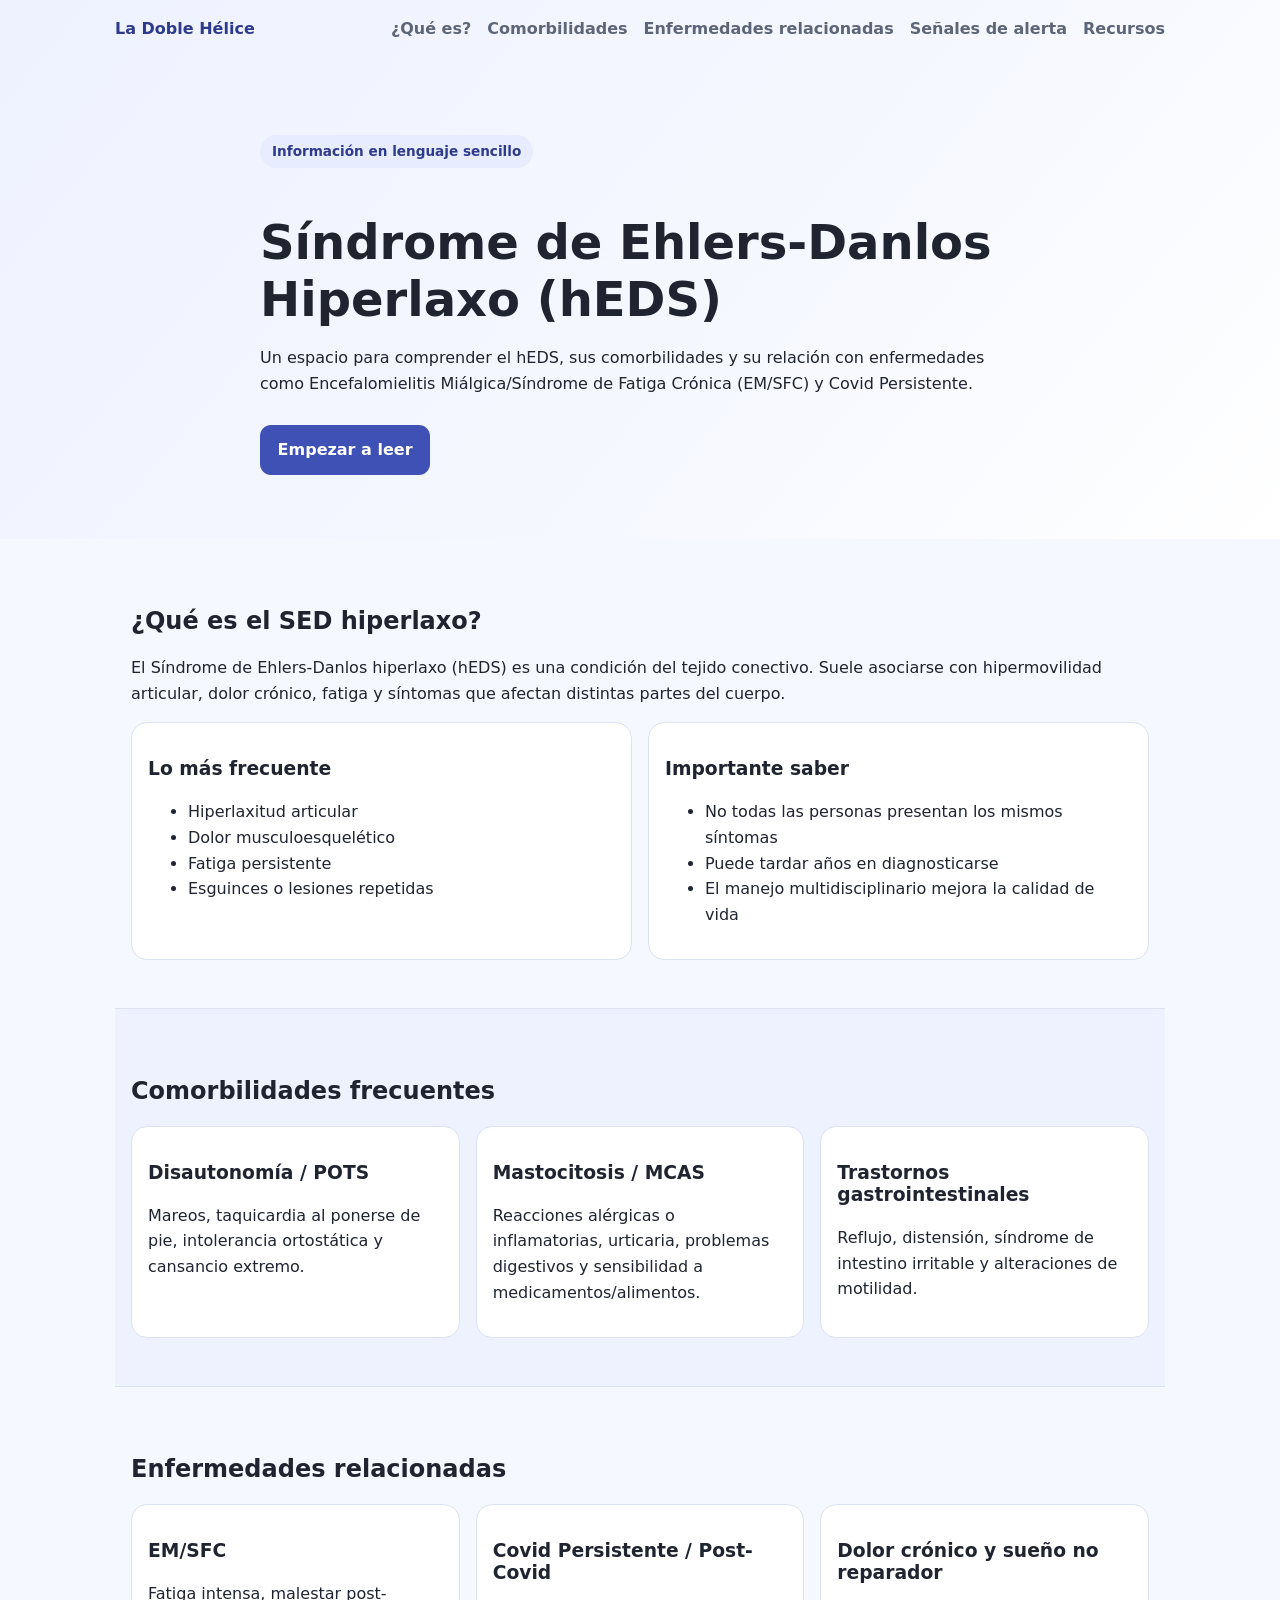
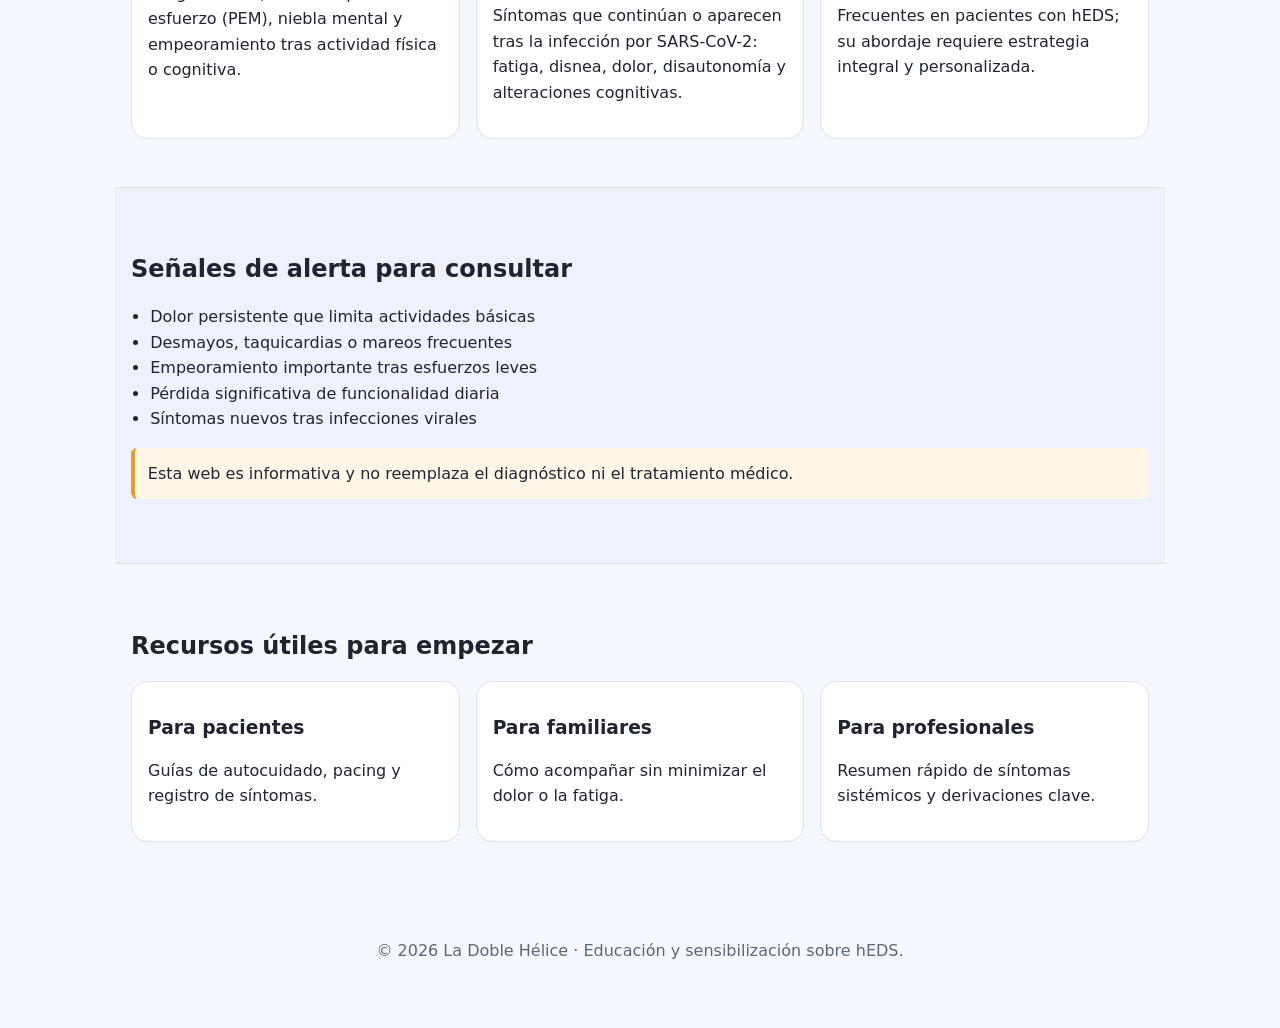
<file: index.html>
<!doctype html>
<html lang="es">
  <head>
    <meta charset="UTF-8" />
    <meta name="viewport" content="width=device-width, initial-scale=1.0" />
    <title>La Doble Hélice | SED Hiperlaxo y comorbilidades</title>
    <meta
      name="description"
      content="Información clara sobre Síndrome de Ehlers-Danlos hiperlaxo, sus comorbilidades y enfermedades relacionadas como EM/SFC y Covid Persistente."
    />
    <link rel="stylesheet" href="styles.css" />
  </head>
  <body>
    <header class="hero" id="inicio">
      <nav class="nav">
        <a class="logo" href="#inicio">La Doble Hélice</a>
        <button class="menu-btn" aria-expanded="false" aria-controls="menu">Menú</button>
        <ul id="menu" class="menu">
          <li><a href="#que-es">¿Qué es?</a></li>
          <li><a href="#comorbilidades">Comorbilidades</a></li>
          <li><a href="#relacionadas">Enfermedades relacionadas</a></li>
          <li><a href="#senales">Señales de alerta</a></li>
          <li><a href="#recursos">Recursos</a></li>
        </ul>
      </nav>

      <div class="hero-content">
        <p class="badge">Información en lenguaje sencillo</p>
        <h1>Síndrome de Ehlers-Danlos Hiperlaxo (hEDS)</h1>
        <p>
          Un espacio para comprender el hEDS, sus comorbilidades y su relación con
          enfermedades como Encefalomielitis Miálgica/Síndrome de Fatiga Crónica
          (EM/SFC) y Covid Persistente.
        </p>
        <a href="#que-es" class="btn">Empezar a leer</a>
      </div>
    </header>

    <main>
      <section id="que-es" class="section">
        <h2>¿Qué es el SED hiperlaxo?</h2>
        <p>
          El Síndrome de Ehlers-Danlos hiperlaxo (hEDS) es una condición del tejido
          conectivo. Suele asociarse con hipermovilidad articular, dolor crónico,
          fatiga y síntomas que afectan distintas partes del cuerpo.
        </p>
        <div class="cards">
          <article class="card">
            <h3>Lo más frecuente</h3>
            <ul>
              <li>Hiperlaxitud articular</li>
              <li>Dolor musculoesquelético</li>
              <li>Fatiga persistente</li>
              <li>Esguinces o lesiones repetidas</li>
            </ul>
          </article>
          <article class="card">
            <h3>Importante saber</h3>
            <ul>
              <li>No todas las personas presentan los mismos síntomas</li>
              <li>Puede tardar años en diagnosticarse</li>
              <li>El manejo multidisciplinario mejora la calidad de vida</li>
            </ul>
          </article>
        </div>
      </section>

      <section id="comorbilidades" class="section alt">
        <h2>Comorbilidades frecuentes</h2>
        <div class="cards">
          <article class="card">
            <h3>Disautonomía / POTS</h3>
            <p>
              Mareos, taquicardia al ponerse de pie, intolerancia ortostática y
              cansancio extremo.
            </p>
          </article>
          <article class="card">
            <h3>Mastocitosis / MCAS</h3>
            <p>
              Reacciones alérgicas o inflamatorias, urticaria, problemas digestivos
              y sensibilidad a medicamentos/alimentos.
            </p>
          </article>
          <article class="card">
            <h3>Trastornos gastrointestinales</h3>
            <p>
              Reflujo, distensión, síndrome de intestino irritable y alteraciones de
              motilidad.
            </p>
          </article>
        </div>
      </section>

      <section id="relacionadas" class="section">
        <h2>Enfermedades relacionadas</h2>
        <div class="cards">
          <article class="card">
            <h3>EM/SFC</h3>
            <p>
              Fatiga intensa, malestar post-esfuerzo (PEM), niebla mental y empeoramiento
              tras actividad física o cognitiva.
            </p>
          </article>
          <article class="card">
            <h3>Covid Persistente / Post-Covid</h3>
            <p>
              Síntomas que continúan o aparecen tras la infección por SARS-CoV-2:
              fatiga, disnea, dolor, disautonomía y alteraciones cognitivas.
            </p>
          </article>
          <article class="card">
            <h3>Dolor crónico y sueño no reparador</h3>
            <p>
              Frecuentes en pacientes con hEDS; su abordaje requiere estrategia integral
              y personalizada.
            </p>
          </article>
        </div>
      </section>

      <section id="senales" class="section alt">
        <h2>Señales de alerta para consultar</h2>
        <ul class="checklist">
          <li>Dolor persistente que limita actividades básicas</li>
          <li>Desmayos, taquicardias o mareos frecuentes</li>
          <li>Empeoramiento importante tras esfuerzos leves</li>
          <li>Pérdida significativa de funcionalidad diaria</li>
          <li>Síntomas nuevos tras infecciones virales</li>
        </ul>
        <p class="note">
          Esta web es informativa y no reemplaza el diagnóstico ni el tratamiento médico.
        </p>
      </section>

      <section id="recursos" class="section">
        <h2>Recursos útiles para empezar</h2>
        <div class="cards">
          <article class="card">
            <h3>Para pacientes</h3>
            <p>Guías de autocuidado, pacing y registro de síntomas.</p>
          </article>
          <article class="card">
            <h3>Para familiares</h3>
            <p>Cómo acompañar sin minimizar el dolor o la fatiga.</p>
          </article>
          <article class="card">
            <h3>Para profesionales</h3>
            <p>Resumen rápido de síntomas sistémicos y derivaciones clave.</p>
          </article>
        </div>
      </section>
    </main>

    <footer class="footer">
      <p>© <span id="year"></span> La Doble Hélice · Educación y sensibilización sobre hEDS.</p>
    </footer>

    <script src="script.js"></script>
  </body>
</html>
</file>
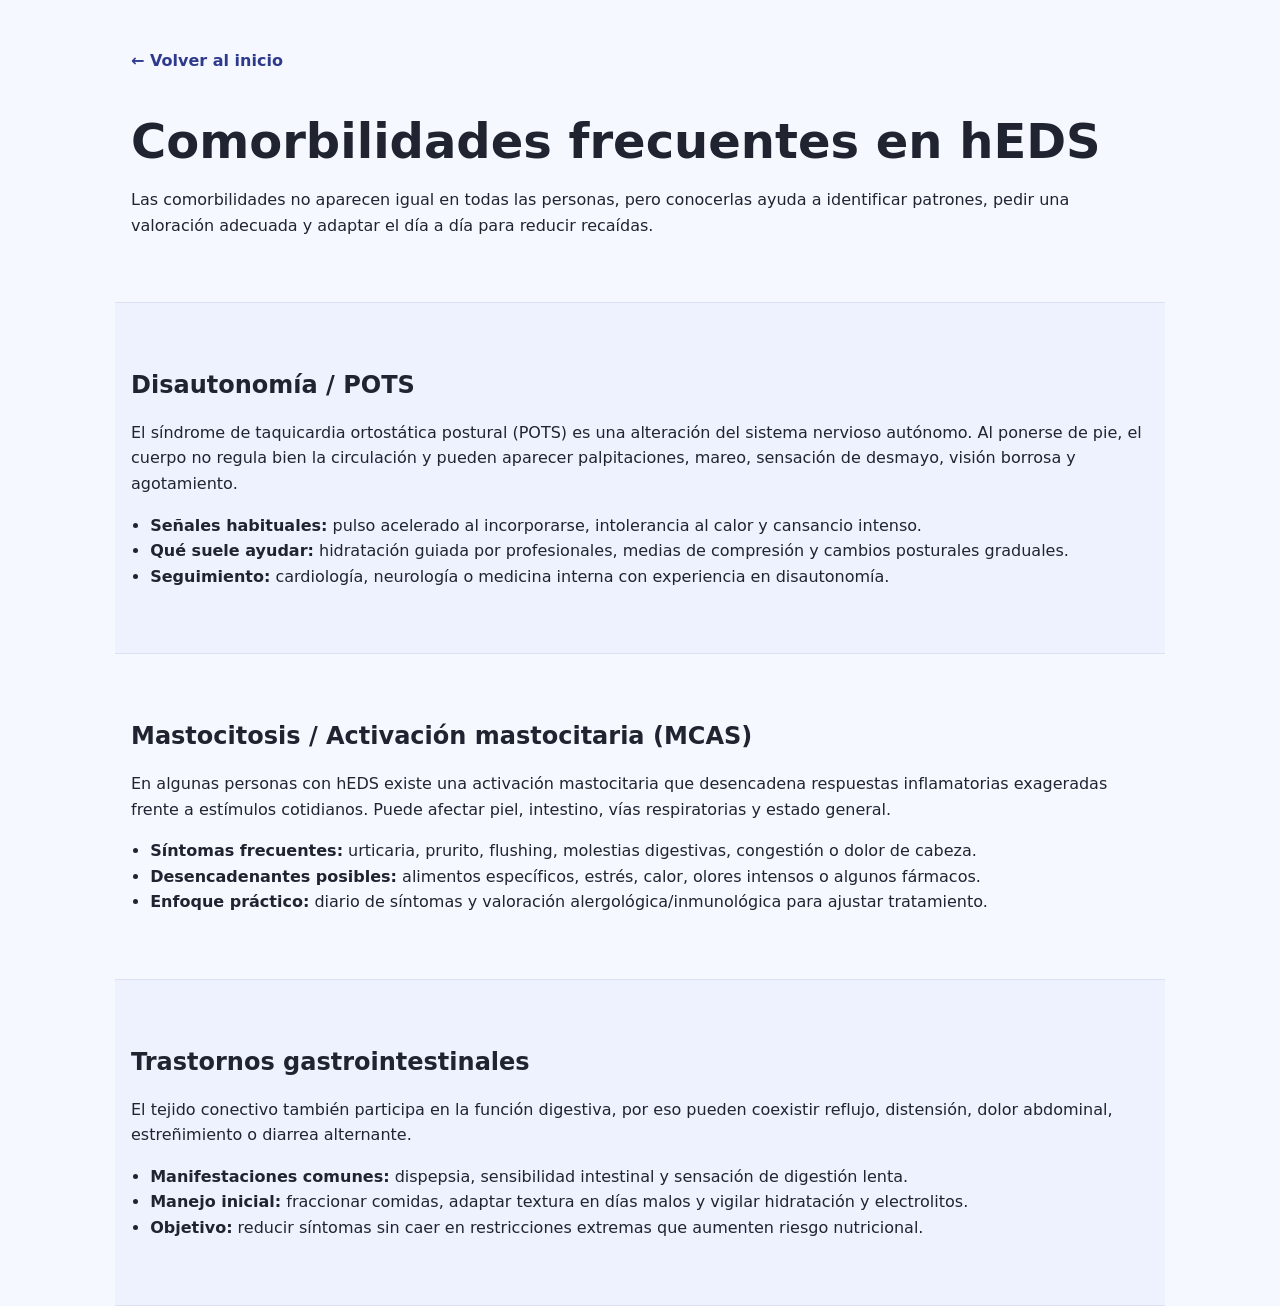
<file: comorbilidades.html>
<!doctype html>
<html lang="es">
  <head>
    <meta charset="UTF-8" />
    <meta name="viewport" content="width=device-width, initial-scale=1.0" />
    <title>Comorbilidades en hEDS | La Doble Hélice</title>
    <meta
      name="description"
      content="Información ampliada sobre disautonomía/POTS, MCAS y trastornos gastrointestinales en personas con hEDS."
    />
    <link rel="stylesheet" href="styles.css" />
  </head>
  <body>
    <main>
      <section class="section">
        <a class="logo" href="index.html#comorbilidades">← Volver al inicio</a>
        <h1>Comorbilidades frecuentes en hEDS</h1>
        <p>
          Las comorbilidades no aparecen igual en todas las personas, pero conocerlas ayuda
          a identificar patrones, pedir una valoración adecuada y adaptar el día a día para
          reducir recaídas.
        </p>
      </section>

      <section id="pots" class="section alt">
        <h2>Disautonomía / POTS</h2>
        <p>
          El síndrome de taquicardia ortostática postural (POTS) es una alteración del sistema
          nervioso autónomo. Al ponerse de pie, el cuerpo no regula bien la circulación y
          pueden aparecer palpitaciones, mareo, sensación de desmayo, visión borrosa y agotamiento.
        </p>
        <ul class="checklist">
          <li><strong>Señales habituales:</strong> pulso acelerado al incorporarse, intolerancia al calor y cansancio intenso.</li>
          <li><strong>Qué suele ayudar:</strong> hidratación guiada por profesionales, medias de compresión y cambios posturales graduales.</li>
          <li><strong>Seguimiento:</strong> cardiología, neurología o medicina interna con experiencia en disautonomía.</li>
        </ul>
      </section>

      <section id="mcas" class="section">
        <h2>Mastocitosis / Activación mastocitaria (MCAS)</h2>
        <p>
          En algunas personas con hEDS existe una activación mastocitaria que desencadena respuestas
          inflamatorias exageradas frente a estímulos cotidianos. Puede afectar piel, intestino,
          vías respiratorias y estado general.
        </p>
        <ul class="checklist">
          <li><strong>Síntomas frecuentes:</strong> urticaria, prurito, flushing, molestias digestivas, congestión o dolor de cabeza.</li>
          <li><strong>Desencadenantes posibles:</strong> alimentos específicos, estrés, calor, olores intensos o algunos fármacos.</li>
          <li><strong>Enfoque práctico:</strong> diario de síntomas y valoración alergológica/inmunológica para ajustar tratamiento.</li>
        </ul>
      </section>

      <section id="gastro" class="section alt">
        <h2>Trastornos gastrointestinales</h2>
        <p>
          El tejido conectivo también participa en la función digestiva, por eso pueden coexistir
          reflujo, distensión, dolor abdominal, estreñimiento o diarrea alternante.
        </p>
        <ul class="checklist">
          <li><strong>Manifestaciones comunes:</strong> dispepsia, sensibilidad intestinal y sensación de digestión lenta.</li>
          <li><strong>Manejo inicial:</strong> fraccionar comidas, adaptar textura en días malos y vigilar hidratación y electrolitos.</li>
          <li><strong>Objetivo:</strong> reducir síntomas sin caer en restricciones extremas que aumenten riesgo nutricional.</li>
        </ul>
      </section>
    </main>
  </body>
</html>
</file>
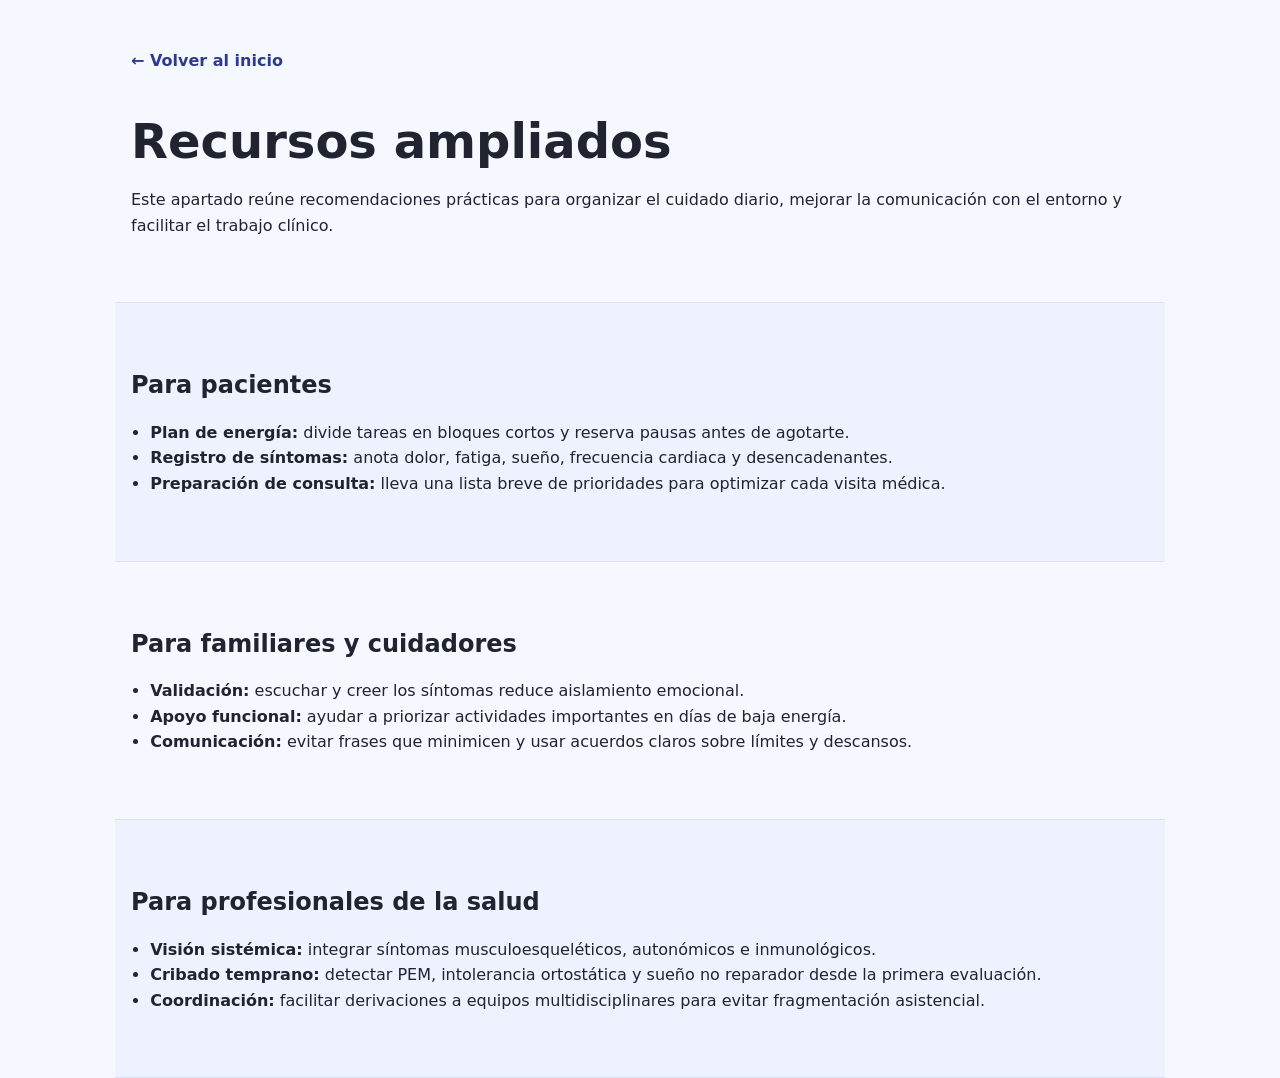
<file: recursos.html>
<!doctype html>
<html lang="es">
  <head>
    <meta charset="UTF-8" />
    <meta name="viewport" content="width=device-width, initial-scale=1.0" />
    <title>Recursos ampliados | La Doble Hélice</title>
    <meta
      name="description"
      content="Guía extendida de recursos para pacientes, familias y profesionales sobre hEDS y comorbilidades."
    />
    <link rel="stylesheet" href="styles.css" />
  </head>
  <body>
    <main>
      <section class="section">
        <a class="logo" href="index.html#recursos">← Volver al inicio</a>
        <h1>Recursos ampliados</h1>
        <p>
          Este apartado reúne recomendaciones prácticas para organizar el cuidado diario,
          mejorar la comunicación con el entorno y facilitar el trabajo clínico.
        </p>
      </section>

      <section id="pacientes" class="section alt">
        <h2>Para pacientes</h2>
        <ul class="checklist">
          <li><strong>Plan de energía:</strong> divide tareas en bloques cortos y reserva pausas antes de agotarte.</li>
          <li><strong>Registro de síntomas:</strong> anota dolor, fatiga, sueño, frecuencia cardiaca y desencadenantes.</li>
          <li><strong>Preparación de consulta:</strong> lleva una lista breve de prioridades para optimizar cada visita médica.</li>
        </ul>
      </section>

      <section id="familiares" class="section">
        <h2>Para familiares y cuidadores</h2>
        <ul class="checklist">
          <li><strong>Validación:</strong> escuchar y creer los síntomas reduce aislamiento emocional.</li>
          <li><strong>Apoyo funcional:</strong> ayudar a priorizar actividades importantes en días de baja energía.</li>
          <li><strong>Comunicación:</strong> evitar frases que minimicen y usar acuerdos claros sobre límites y descansos.</li>
        </ul>
      </section>

      <section id="profesionales" class="section alt">
        <h2>Para profesionales de la salud</h2>
        <ul class="checklist">
          <li><strong>Visión sistémica:</strong> integrar síntomas musculoesqueléticos, autonómicos e inmunológicos.</li>
          <li><strong>Cribado temprano:</strong> detectar PEM, intolerancia ortostática y sueño no reparador desde la primera evaluación.</li>
          <li><strong>Coordinación:</strong> facilitar derivaciones a equipos multidisciplinares para evitar fragmentación asistencial.</li>
        </ul>
      </section>
    </main>
  </body>
</html>
</file>
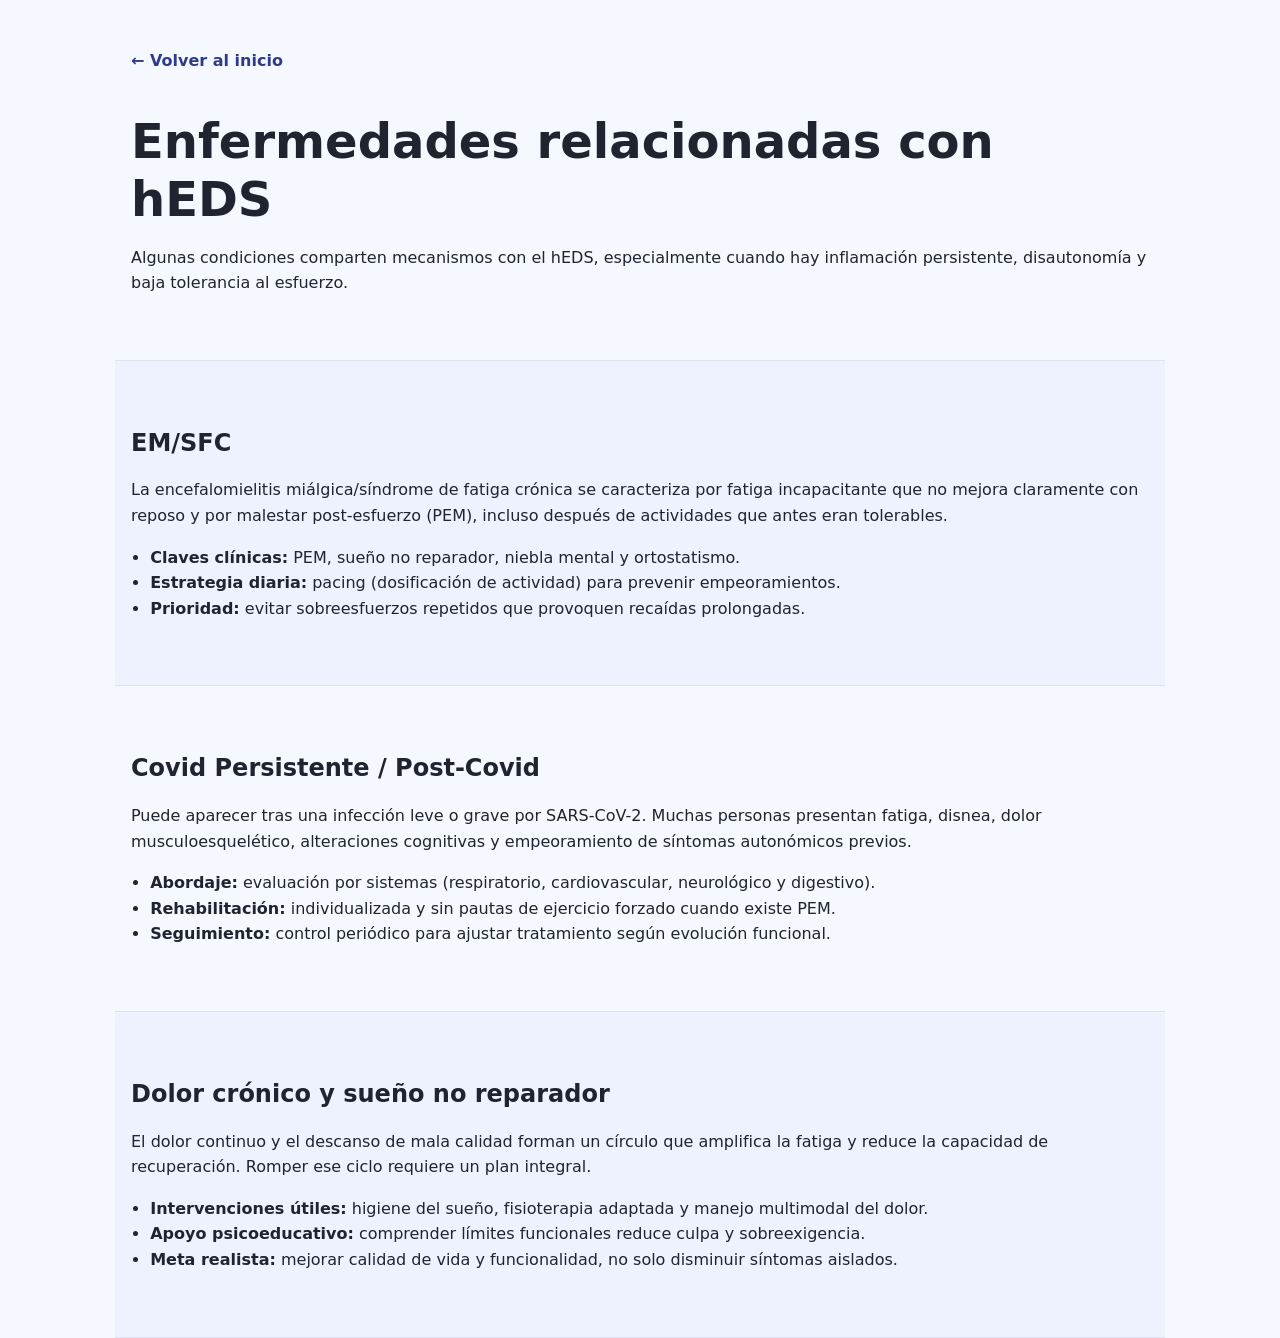
<file: relacionadas.html>
<!doctype html>
<html lang="es">
  <head>
    <meta charset="UTF-8" />
    <meta name="viewport" content="width=device-width, initial-scale=1.0" />
    <title>Enfermedades relacionadas | La Doble Hélice</title>
    <meta
      name="description"
      content="Información amplia sobre EM/SFC, Covid Persistente y dolor crónico asociado a hEDS."
    />
    <link rel="stylesheet" href="styles.css" />
  </head>
  <body>
    <main>
      <section class="section">
        <a class="logo" href="index.html#relacionadas">← Volver al inicio</a>
        <h1>Enfermedades relacionadas con hEDS</h1>
        <p>
          Algunas condiciones comparten mecanismos con el hEDS, especialmente cuando hay
          inflamación persistente, disautonomía y baja tolerancia al esfuerzo.
        </p>
      </section>

      <section id="emsfc" class="section alt">
        <h2>EM/SFC</h2>
        <p>
          La encefalomielitis miálgica/síndrome de fatiga crónica se caracteriza por fatiga incapacitante
          que no mejora claramente con reposo y por malestar post-esfuerzo (PEM), incluso después de
          actividades que antes eran tolerables.
        </p>
        <ul class="checklist">
          <li><strong>Claves clínicas:</strong> PEM, sueño no reparador, niebla mental y ortostatismo.</li>
          <li><strong>Estrategia diaria:</strong> pacing (dosificación de actividad) para prevenir empeoramientos.</li>
          <li><strong>Prioridad:</strong> evitar sobreesfuerzos repetidos que provoquen recaídas prolongadas.</li>
        </ul>
      </section>

      <section id="covid" class="section">
        <h2>Covid Persistente / Post-Covid</h2>
        <p>
          Puede aparecer tras una infección leve o grave por SARS-CoV-2. Muchas personas presentan
          fatiga, disnea, dolor musculoesquelético, alteraciones cognitivas y empeoramiento de síntomas
          autonómicos previos.
        </p>
        <ul class="checklist">
          <li><strong>Abordaje:</strong> evaluación por sistemas (respiratorio, cardiovascular, neurológico y digestivo).</li>
          <li><strong>Rehabilitación:</strong> individualizada y sin pautas de ejercicio forzado cuando existe PEM.</li>
          <li><strong>Seguimiento:</strong> control periódico para ajustar tratamiento según evolución funcional.</li>
        </ul>
      </section>

      <section id="dolor-sueno" class="section alt">
        <h2>Dolor crónico y sueño no reparador</h2>
        <p>
          El dolor continuo y el descanso de mala calidad forman un círculo que amplifica la fatiga y
          reduce la capacidad de recuperación. Romper ese ciclo requiere un plan integral.
        </p>
        <ul class="checklist">
          <li><strong>Intervenciones útiles:</strong> higiene del sueño, fisioterapia adaptada y manejo multimodal del dolor.</li>
          <li><strong>Apoyo psicoeducativo:</strong> comprender límites funcionales reduce culpa y sobreexigencia.</li>
          <li><strong>Meta realista:</strong> mejorar calidad de vida y funcionalidad, no solo disminuir síntomas aislados.</li>
        </ul>
      </section>
    </main>
  </body>
</html>
</file>
<file: styles.css>
:root {
  --bg: #f6f8ff;
  --surface: #ffffff;
  --primary: #3f51b5;
  --primary-dark: #2e3a8c;
  --text: #1f2430;
  --muted: #5d6678;
  --border: #dde2f2;
}

* {
  box-sizing: border-box;
}

body {
  margin: 0;
  font-family: Inter, system-ui, -apple-system, Segoe UI, Roboto, sans-serif;
  color: var(--text);
  background: var(--bg);
  line-height: 1.6;
}

.hero {
  background: linear-gradient(130deg, #eef2ff 0%, #f6f8ff 60%, #fff 100%);
  padding: 1rem 1rem 4rem;
}

.nav {
  max-width: 1050px;
  margin: 0 auto;
  display: flex;
  align-items: center;
  justify-content: space-between;
  gap: 1rem;
}

.logo {
  color: var(--primary-dark);
  font-weight: 800;
  text-decoration: none;
}

.menu {
  list-style: none;
  display: flex;
  gap: 1rem;
  margin: 0;
  padding: 0;
}

.menu a {
  text-decoration: none;
  color: var(--muted);
  font-weight: 600;
}

.menu-btn {
  display: none;
  border: 1px solid var(--border);
  background: var(--surface);
  border-radius: 0.6rem;
  padding: 0.5rem 0.8rem;
}

.hero-content {
  max-width: 760px;
  margin: 5rem auto 0;
  text-align: left;
}

.badge {
  display: inline-block;
  background: #e8ecff;
  color: var(--primary-dark);
  padding: 0.35rem 0.75rem;
  border-radius: 999px;
  font-weight: 700;
  font-size: 0.85rem;
}

h1,
h2,
h3 {
  line-height: 1.2;
}

h1 {
  font-size: clamp(2rem, 4vw, 3rem);
  margin-bottom: 0.8rem;
}

.btn {
  display: inline-block;
  text-decoration: none;
  background: var(--primary);
  color: #fff;
  padding: 0.75rem 1.1rem;
  border-radius: 0.7rem;
  font-weight: 700;
  margin-top: 0.8rem;
}

.section {
  max-width: 1050px;
  margin: 0 auto;
  padding: 3rem 1rem;
}

.alt {
  background: #eef2ff;
  border-top: 1px solid var(--border);
  border-bottom: 1px solid var(--border);
}

.cards {
  display: grid;
  gap: 1rem;
  grid-template-columns: repeat(auto-fit, minmax(220px, 1fr));
}

.card {
  background: var(--surface);
  border: 1px solid var(--border);
  border-radius: 1rem;
  padding: 1rem;
}

.checklist {
  padding-left: 1.2rem;
}

.note {
  background: #fff6e8;
  border-left: 4px solid #e29f2d;
  padding: 0.8rem;
  border-radius: 0.4rem;
}

.footer {
  text-align: center;
  padding: 2rem 1rem 3rem;
  color: var(--muted);
}

@media (max-width: 780px) {
  .menu-btn {
    display: inline-block;
  }

  .menu {
    display: none;
    position: absolute;
    top: 3.4rem;
    right: 1rem;
    flex-direction: column;
    background: #fff;
    border: 1px solid var(--border);
    border-radius: 0.8rem;
    padding: 0.8rem;
    width: 220px;
  }

  .menu.open {
    display: flex;
  }
}
</file>
